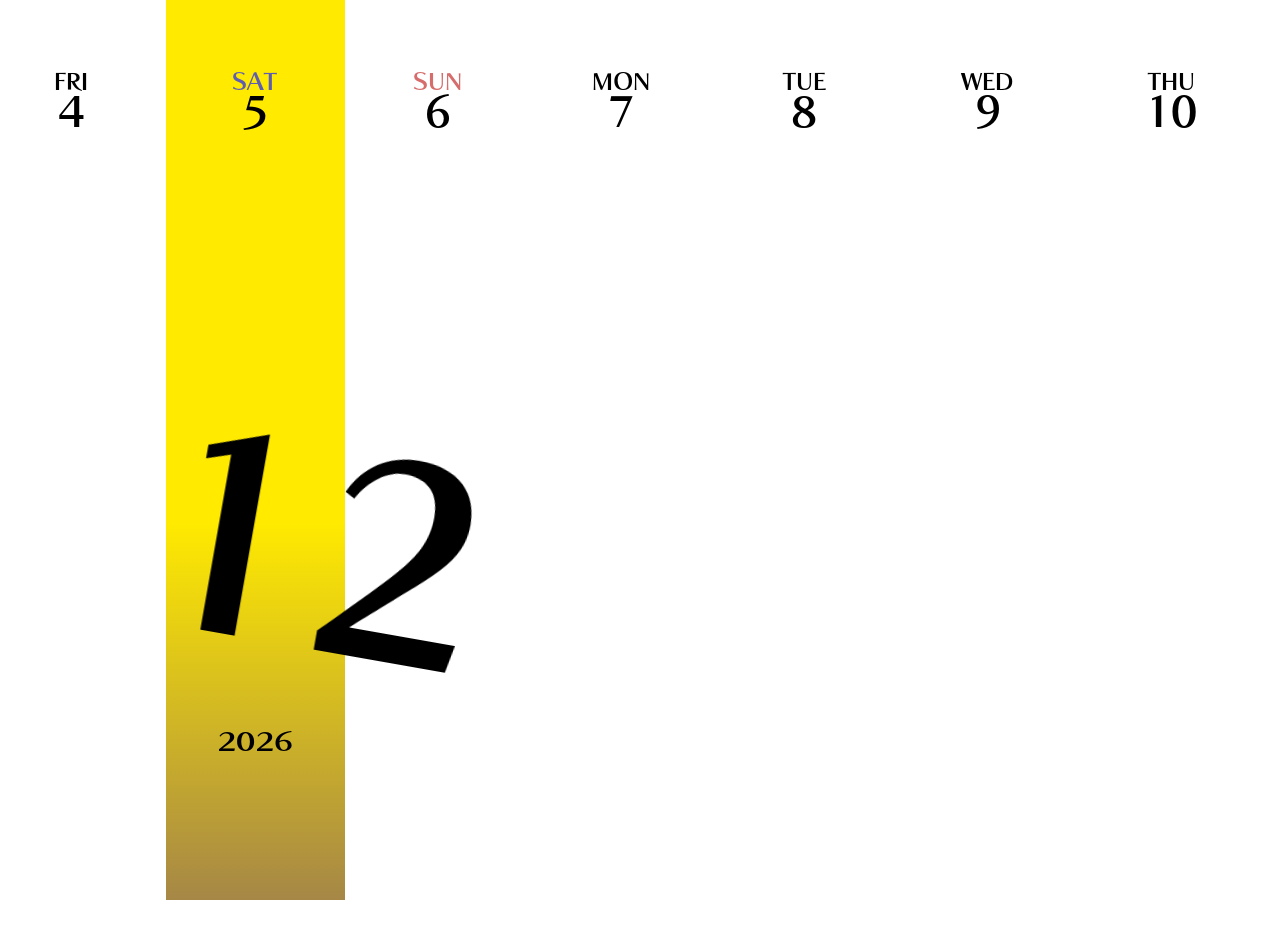
<file: index.html>
<!DOCTYPE html>
<html lang="en">
<head>
    <meta charset="UTF-8">
    <meta name="viewport" content="width=device-width, initial-scale=1.0">
    <title>Document</title>
    <link rel="stylesheet" href="style.css">
</head>
<body>
    <!-- <img class = "test" src = "aplaceholder.webp"> -->
   <div class = "calendar-wrapper">
      <div class = calendar>
         <div class = "two-days-ago">
            
         </div>
         <div class = "one-day-ago">
         
         </div>
         <div class = "today">
            
         </div>
         
      </div>
      <div class = "rectangle">
            
      </div>
   </div>
    
<script src = "script.js"></script>
</body>
</html>
</file>
<file: calendar.html>
<!DOCTYPE html>
<html lang="en">
<head>
    <meta charset="UTF-8">
    <meta name="viewport" content="width=device-width, initial-scale=1.0">
    <title>Document</title>
    <link rel="stylesheet" href="calendarStyle.css">
</head>
<body>
    <!-- <img class = "test" src = "aplaceholder.webp"> -->
   <div class = "calendar-wrapper">
      <div class = calendar>
         <div class = "two-days-ago">
            
         </div>
         <div class = "one-day-ago">
         
         </div>
         <div class = "today">
            
         </div>
         
      </div>
      <div class = "rectangle">
            
      </div>
   </div>
    
<script src = "CalendarScript.js"></script>
</body>
</html>
</file>
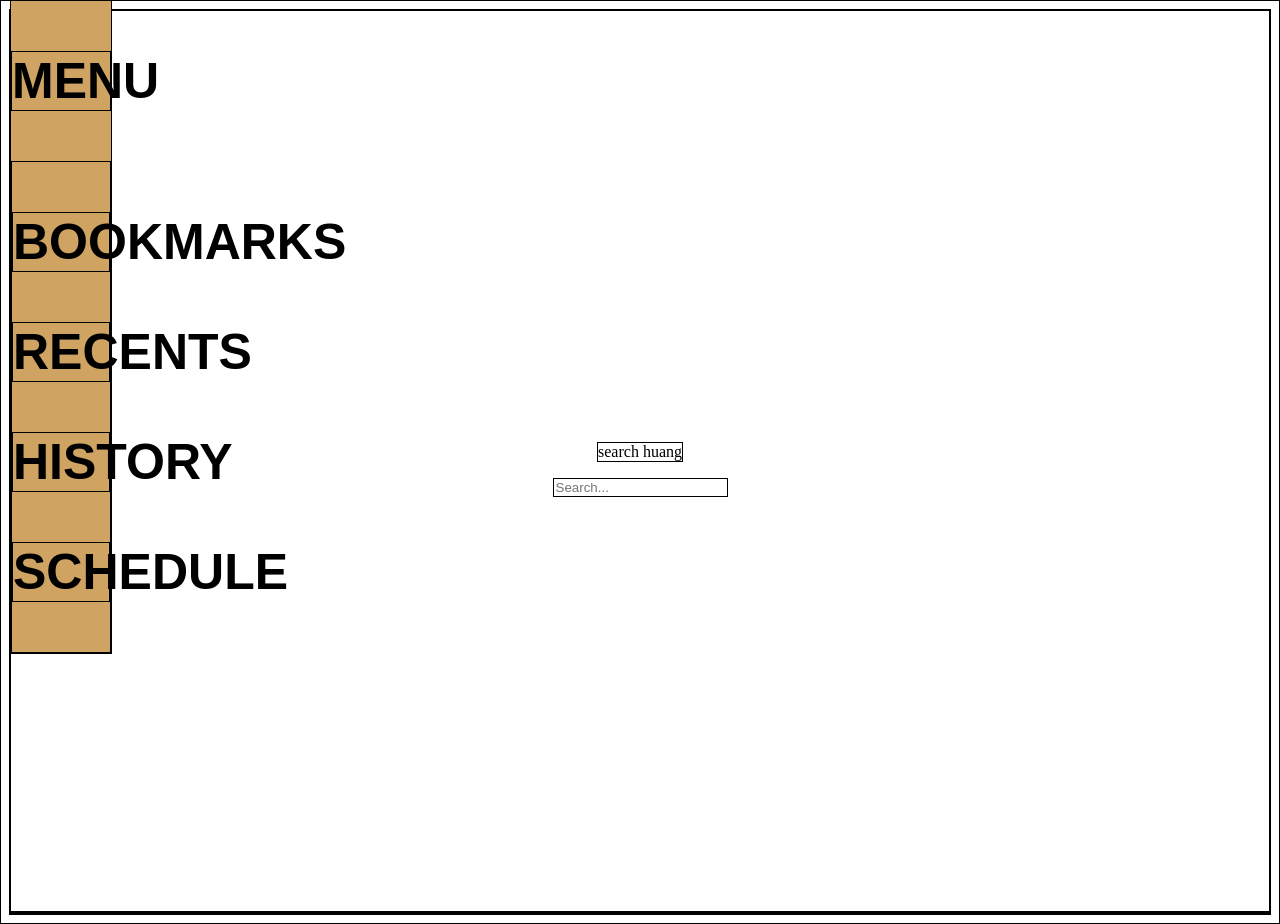
<file: home.html>
<!DOCTYPE html>
<html lang="en">
<head>
    <meta charset="UTF-8">
    <meta name="viewport" content="width=device-width, initial-scale=1.0">
    <title>Document</title>
    <link rel="stylesheet" href="homeStyle.css">
</head>
<body>
    <div class = "search-bar">
        <p>search huang</p>
        <input type = "text" placeholder="Search...">
    </div>
    <div class = "recently-visited">
        <!-- contains divs of recently visted tabs -->
    </div>
    <div class = "menu">
        <p>MENU</p>
        <div class = "menu-options">
            <p class = "bookmarks">BOOKMARKS</p>
            <p class = "recents">RECENTS</p>
            <p class = "history">HISTORY</p>
            <p class = "schedule">SCHEDULE</p>
        </div>
    </div>

    
<script src = "HomeScript.js"></script>
</body>
</html>
</file>
<file: style.css>
/* *{
    border: 1px solid black;
} */

@font-face{
  font-family: 'FOT-Chiaro Std';
  src: url('./chiarostd_b.otf') format('opentype');
  font-weight: bold;
  font-style: normal;
  font-display: swap;
}

p{
  font-family: 'FOT-Chiaro Std', sans-serif;
  font-weight: bold;
}

.rectangle{
  position: absolute; /*inside calendar div */
  background: #ffea00;
  background: linear-gradient(180deg,rgba(255, 234, 0, 1) 58%, rgba(166, 135, 70, 1) 100%);
  /* left: 210px; */
  height: 100vh;
  left: 13vw;
  right: 0;
  top: 0;

  width: 14vw ;
  z-index: -1;
	animation: scale-up-ver-center 0.4s cubic-bezier(0.390, 0.575, 0.565, 1.000) both;

  top: 0;
}
/* .scale-up-ver-center {
	-webkit-animation: scale-up-ver-center 0.4s cubic-bezier(0.390, 0.575, 0.565, 1.000) both;
	        animation: scale-up-ver-center 0.4s cubic-bezier(0.390, 0.575, 0.565, 1.000) both;
} */
@-webkit-keyframes scale-up-ver-center {
  0% {
    -webkit-transform: scaleX(0.1);
            transform: scaleX(0.1);
  }
  100% {
    -webkit-transform: scaleX(1);
            transform: scaleX(1);
  }
}
@keyframes scale-up-ver-center {
  0% {
    -webkit-transform: scaleX(0.1);
            transform: scaleX(0.1);
  }
  100% {
    -webkit-transform: scaleX(1);
            transform: scaleX(1);
  }
}
/* .calendar-wrapper{
  position: relative;
  width: 1650px;
  
} */
.calendar {
  
  position: relative;
  display: flex;
  flex-shrink: 0;
  /* min-width: 200px; idk what this is doing here*/
  /* justify-content: space-evenly; */
  overflow-x: auto;
  gap: 4.56vw;
  /* gap: 70px; */
  overflow-y: visible;
  overflow: clip; /* disables scrolling */
  width: 100vw;
}

/* 
.future{
  display: flex;
  position: absolute;
  gap: 20px;

} */
.futureDiv{
  /* min-width: 150px;
  max-width: 150px;
  width: 150px; */
  flex-shrink: 0;
  overflow-x: hidden;
  
}

.two-days-ago, .one-day-ago, .todayDiv, .futureDiv{
  position: relative;
  font-family: 'FOT-Chairo Std', sans-serif;
  min-width: 9.76vw;
  max-width: 9.76vw;
  width: 9.76vw;
  /* 150 9.76 */
  animation: 1s slideLeft 1s ease forwards;
  text-align: center;
  justify-content: flex-start;
  min-height: 100vh;
  max-height: 100vh;
  height: 100vh;
}

.date{
  font-size: 3.3vw;

  /* 50 */
  transform: translateY(-50px);
}
.weekday, .saturday, .sunday{
  font-size: 1.8vw;
  /* 25 */
  transform: translateY(60%);
}

/* slide left animation */
@keyframes slideLeft{
  0%{
    transform: translateX(0%);
  }
  100%{
    transform: translateX(-146%);
  }
}
.month{
  font-size: 30vh;
  /* 200 px */
  transform: translateY(-0%);
  opacity: 0;
}

.month.single{
  /* font-size: 200px; */
  transform: translateY(-20%);
  /* opacity: 0; */
  
  animation: 0.2s slideFromRight 2s ease-in forwards;
  /* text-align: center; */
}

.month.double{
  
  transform: translateY(-10%) translateX(-20%);
  opacity: 0;
  animation: 0.2s shiftedSlideFromRight 2s ease-in forwards;
  
}


.year{
  transform: scale(1, 0.8) translateY(-80vh);
  font-size: 2.42vw; 
  height: 11.5vh;
  /* 40 2.42  -650%*/
  /*>>>>>>>>> change px to vh/vw before working on differnt monitor ************ */
}

.sunday{
  color: rgb(214, 108, 108);
}
.saturday{
  color: rgb(93, 93, 177);
}

@keyframes slideFromRight{
  0%{
    transform: translateX(10%) translateY(-30%) rotate(10deg) ;
    opacity: 0;
  }
  100%{
    transform: translateX(0%) translateY(-30%) rotate(10deg) ;
    opacity: 1;
  }
}

@keyframes shiftedSlideFromRight{
  0%{
    transform: translateX(-10%) translateY(-40%) rotate(10deg);
    opacity: 0;
    
  }
  100%{
    transform: translateX(-35%) translateY(-40%) rotate(10deg);
    opacity: 1;
    
  }

}

@keyframes fadeIn{
  0%{
    opacity: 0;
  }

  100%{
    opacity: 1;
  }
}

/* weather icons */
.weather-icon{
  width: 5vw;
  height: 10vh;
  display:block;
  position: absolute;
  transform: translateX(40%) translateY(-35%);
  
  border-radius: 15%;
}
</file>
<file: calendarStyle.css>
*{
    border: 1px solid black;
}
/*!the year is not shown when border lines disabled */
/* ----------------------------------------------
 * Generated by Animista on 2026-11-25 21:11:2
 * Licensed under FreeBSD License.
 * See http://animista.net/license for more info. 
 * w: http://animista.net, t: @cssanimista
 * ---------------------------------------------- */

/**
 * ----------------------------------------
 * animation scale-out-horizontal
 * ----------------------------------------
 */
.scale-out-horizontal {
	animation: scale-out-horizontal 0.5s cubic-bezier(0.550, 0.085, 0.680, 0.530) both;
}

@keyframes scale-out-horizontal {
  0% {
    transform: translateX(-146%) scaleX(1);
    opacity: 1;
  }
  100% {
    transform: translateX(-146%) scaleX(0);
    opacity: 1;
  }
}

@keyframes scale-out-horizontal-rectangle {
  0% {
    transform: scaleX(1);
    opacity: 1;
  }
  100% {
    transform: scaleX(0);
    opacity: 1;
  }
}

@font-face{
  font-family: 'FOT-Chiaro Std';
  src: url('./chiarostd_b.otf') format('opentype');
  font-weight: bold;
  font-style: normal;
  font-display: swap;
}

p{
  font-family: 'FOT-Chiaro Std', sans-serif;
  font-weight: bold;
}

.rectangle{
  position: absolute; /*inside calendar div */
  background: #ffea00;
  background: linear-gradient(180deg,rgba(255, 234, 0, 1) 58%, rgba(166, 135, 70, 1) 100%);
  /* left: 210px; */
  height: 100vh;
  left: 13vw;
  right: 0;
  top: 0;

  width: 14vw ;
  z-index: -1;
	animation: scale-up-ver-center 0.4s cubic-bezier(0.390, 0.575, 0.565, 1.000) both, 0.2s scale-out-horizontal-rectangle 4s cubic-bezier(0.550, 0.085, 0.680, 0.530) both;

  top: 0;
}
/* .scale-up-ver-center {
	-webkit-animation: scale-up-ver-center 0.4s cubic-bezier(0.390, 0.575, 0.565, 1.000) both;
	        animation: scale-up-ver-center 0.4s cubic-bezier(0.390, 0.575, 0.565, 1.000) both;
} */
@-webkit-keyframes scale-up-ver-center {
  0% {
    -webkit-transform: scaleX(0.1);
            transform: scaleX(0.1);
  }
  100% {
    -webkit-transform: scaleX(1);
            transform: scaleX(1);
  }
}
@keyframes scale-up-ver-center {
  0% {
    -webkit-transform: scaleX(0.1);
            transform: scaleX(0.1);
  }
  100% {
    -webkit-transform: scaleX(1);
            transform: scaleX(1);
  }
}
/* .calendar-wrapper{
  position: relative;
  width: 1650px;
  
} */
.calendar {
  
  position: relative;
  display: flex;
  flex-shrink: 0;
  /* min-width: 200px; idk what this is doing here*/
  /* justify-content: space-evenly; */
  overflow-x: auto;
  gap: 4.56vw;
  /* gap: 70px; */
  overflow-y: visible;
  overflow: clip; /* disables scrolling */
  width: 100vw;
}

/* 
.future{
  display: flex;
  position: absolute;
  gap: 20px;

} */
.futureDiv{
  /* min-width: 150px;
  max-width: 150px;
  width: 150px; */
  flex-shrink: 0;
  overflow-x: hidden;
  
}

.two-days-ago, .one-day-ago, .todayDiv, .futureDiv{
  position: relative;
  font-family: 'FOT-Chairo Std', sans-serif;
  min-width: 9.76vw;
  max-width: 9.76vw;
  width: 9.76vw;
  /* 150 9.76 */
  animation: 1s slideLeft 1s ease forwards;
  text-align: center;
  justify-content: flex-start;
  min-height: 100vh;
  max-height: 100vh;
  height: 100vh;
}

.one-day-ago, .futureDiv{
  animation: 1s slideLeft 1s ease forwards,
            fadeOut 0.5s ease 3s forwards;
}

.todayDiv{
  animation: 1s slideLeft 1s ease forwards, 0.2s scale-out-horizontal 4s cubic-bezier(0.550, 0.085, 0.680, 0.530) forwards;
}


.date{
  font-size: 3.3vw;

  /* 50 */
  transform: translateY(-50px);
}
.weekday, .saturday, .sunday{
  font-size: 1.8vw;
  /* 25 */
  transform: translateY(60%);
}

/* slide left animation */
@keyframes slideLeft{
  0%{
    transform: translateX(0%);
  }
  100%{
    transform: translateX(-146%);
  }
}
.month{
  font-size: 30vh;
  /* 200 px */
  transform: translateY(-0%);
  opacity: 0;
}

.month.single{
  /* font-size: 200px; */
  transform: translateY(-20%);
  /* opacity: 0; */
  
  animation: 0.2s slideFromRight 2s ease-in forwards;
  /* text-align: center; */
}

.month.double{
  
  transform: translateY(-10%) translateX(-20%);
  opacity: 0;
  animation: 0.2s shiftedSlideFromRight 2s ease-in forwards;
  
}


.year{
  transform: scale(1, 0.8) translateY(-80vh);
  font-size: 2.42vw; 
  height: 11.5vh;
  /* 40 2.42  -650%*/
  /*>>>>>>>>> change px to vh/vw before working on differnt monitor ************ */
}

.sunday{
  color: rgb(214, 108, 108);
}
.saturday{
  color: rgb(93, 93, 177);
}

@keyframes slideFromRight{
  0%{
    transform: translateX(10%) translateY(-30%) rotate(10deg) ;
    opacity: 0;
  }
  100%{
    transform: translateX(0%) translateY(-30%) rotate(10deg) ;
    opacity: 1;
  }
}

@keyframes shiftedSlideFromRight{
  0%{
    transform: translateX(-10%) translateY(-40%) rotate(10deg);
    opacity: 0;
    
  }
  100%{
    transform: translateX(-35%) translateY(-40%) rotate(10deg);
    opacity: 1;
    
  }

}

/* @keyframes fadeIn{
  0%{
    opacity: 0;
  }

  100%{
    opacity: 1;
  }
} */

/* weather icons */
.weather-icon{
  width: 5vw;
  height: 10vh;
  display:block;
  position: absolute;
  transform: translateX(40%) translateY(-35%);
  
  border-radius: 15%;
}


@keyframes fadeOut{
  0%{
    opacity: 1;
  }
  100%{
    opacity: 0;
  }

}


/* !fades out the body and lets home.html load */
body { transition: opacity 1s ease 4s; }
body.fade-out { opacity: 0; }
</file>
<file: homeStyle.css>
*{
    border: 1px solid black;
}
.search-bar{
    display: flex;
    justify-content: center;
    align-items: center;
    flex-direction: column;
    min-height: 100dvh;
}
.menu{
    /* height:100vh; */
    width: 100vw;
    /* max-height: 100px; */
    max-width: 100px;
    position: absolute;
    top: 0px;

    background-color: rgb(207, 163, 98);
    
    font-size: 50px;
    font-weight: bold;
    font-family: "Ubuntu", sans-serif;
    
}


/* automatically have top-most tab hovered */
@keyframes select-hover{
    0%{
        transform: translateX(0%);
    }
    100%{
        transform: translateX(20%);
    }
}

@keyframes select-return{
    0%{
        transform: translateX(20%);
    }
    100%{
        transform: translateX(0%);
    }
}
</file>
